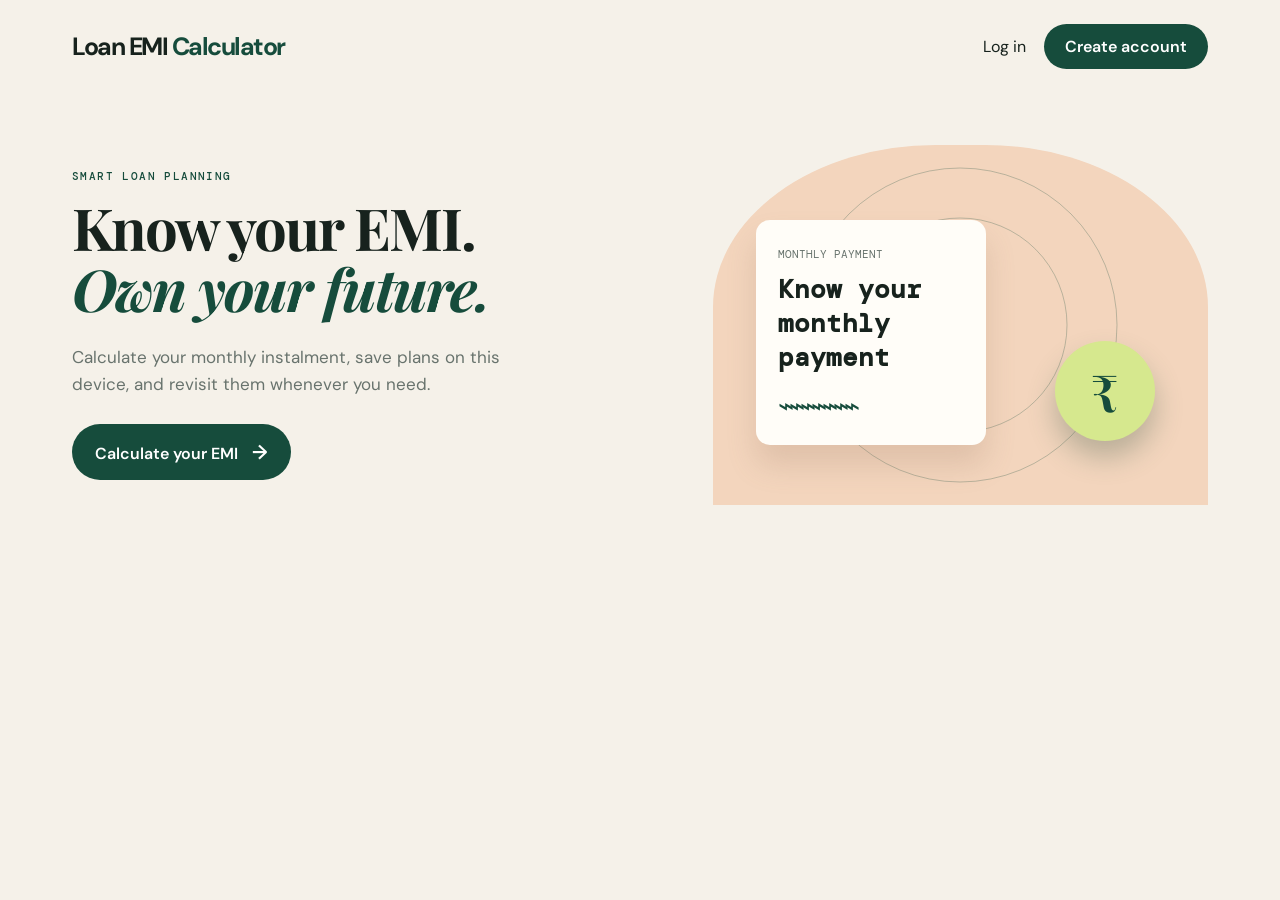
<file: index.html>
<!doctype html>
<html lang="en">
<head>
  <meta charset="utf-8">
  <meta name="viewport" content="width=device-width, initial-scale=1">
  <meta name="description" content="A simple Indian loan EMI calculator with saved plans.">
  <title>Loan EMI Calculator</title>
  <link rel="stylesheet" href="./style.css">
</head>
<body>
  <main>
    <nav>
      <a class="brand" href="#" id="brandLink">Loan EMI <span>Calculator</span></a>
      <div id="nav-actions"><button class="link" id="loginButton">Log in</button><button class="pill" id="signupButton">Create account</button></div>
    </nav>
    <section id="landing" class="hero">
      <div><p class="eyebrow">SMART LOAN PLANNING</p><h1>Know your EMI.<br><em>Own your future.</em></h1><p class="intro">Calculate your monthly instalment, save plans on this device, and revisit them whenever you need.</p><button class="pill large" id="landingCta">Calculate your EMI <span>&rarr;</span></button></div>
      <div class="hero-art"><div class="orbit o1"></div><div class="orbit o2"></div><div class="card-mini"><small>MONTHLY PAYMENT</small><strong>Know your<br>monthly payment</strong><div class="spark">⌁⌁⌁⌁⌁⌁⌁</div></div><div class="coin">₹</div></div>
    </section>
    <div id="appView" class="hidden">
      <section id="calculator" class="calc-wrap">
        <div class="form-panel"><p class="eyebrow">LOAN CALCULATOR</p><h2>Build your repayment plan</h2>
          <label>Loan amount <output id="amountOut">₹25,00,000</output></label><input id="amount" type="range" min="100000" max="10000000" step="50000" value="2500000"><div class="range-ends"><span>₹1 lakh</span><span>₹1 crore</span></div>
          <label>Interest rate <output id="rateOut">8.5%</output></label><input id="rate" type="range" min="1" max="25" step="0.1" value="8.5"><div class="range-ends"><span>1%</span><span>25%</span></div>
          <label>Loan tenure <output id="tenureOut">10 years</output></label><input id="tenure" type="range" min="1" max="30" value="10"><div class="range-ends"><span>1 year</span><span>30 years</span></div>
          <div class="save-row"><input id="loanName" maxlength="60" placeholder="Name this plan (optional)"><button class="pill" id="saveBtn">Save plan</button></div>
        </div>
        <div class="result-panel"><p class="eyebrow">YOUR ESTIMATE</p><p class="result-label">Monthly EMI</p><div class="emi" id="emi">₹0</div><p class="result-note">for <span id="months">120</span> monthly payments</p><div class="breakdown"><div><span>Principal amount</span><b id="principal">₹0</b></div><div><span>Total interest</span><b id="interest">₹0</b></div><div><span>Total payment</span><b id="total">₹0</b></div></div><div class="bar"><i id="principalBar"></i></div><div class="legend"><span><i></i> Principal</span><span><i></i> Interest</span></div></div>
      </section>
      <section id="historyView" class="history hidden"><div><p class="eyebrow">SAVED PLANS</p><h2>Your calculation history</h2></div><div id="historyList" class="history-list"></div></section>
    </div>
  </main>
  <div id="modal" class="modal hidden"><div class="modal-box"><button class="close" id="closeModal" aria-label="Close">×</button><p class="eyebrow" id="modalLabel">WELCOME</p><h2 id="modalTitle">Continue to Loan EMI Calculator</h2><form id="authForm"><div id="nameGroup" class="hidden"><label>Your name<input id="authName" autocomplete="name" placeholder="Aarav Sharma"></label></div><label>Email address<input id="authEmail" type="email" autocomplete="email" placeholder="you@example.com" required></label><label>Password<input id="authPassword" type="password" autocomplete="current-password" placeholder="At least 6 characters" required></label><button class="pill full" type="submit">Continue</button></form><p id="switchText"></p><p id="authError" class="error"></p></div></div>
  <script src="./app.js"></script>
</body>
</html>
</file>
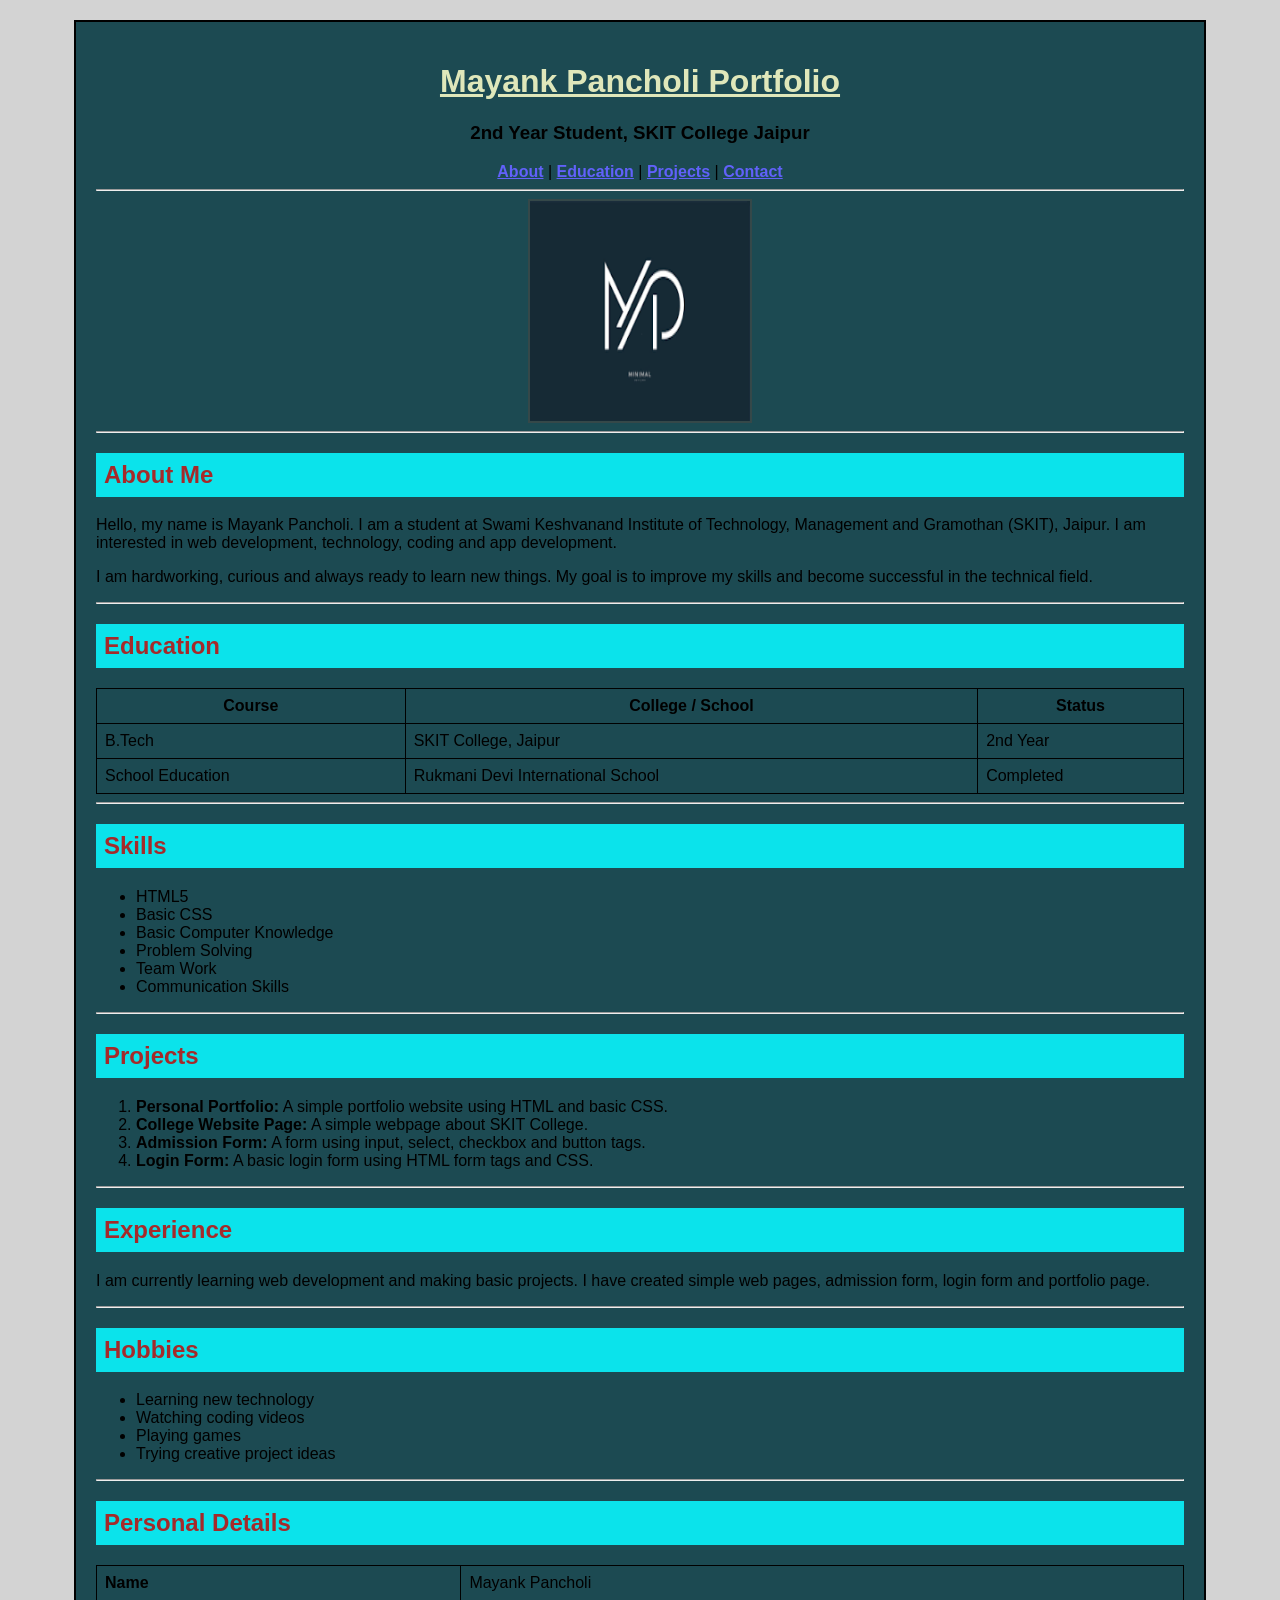
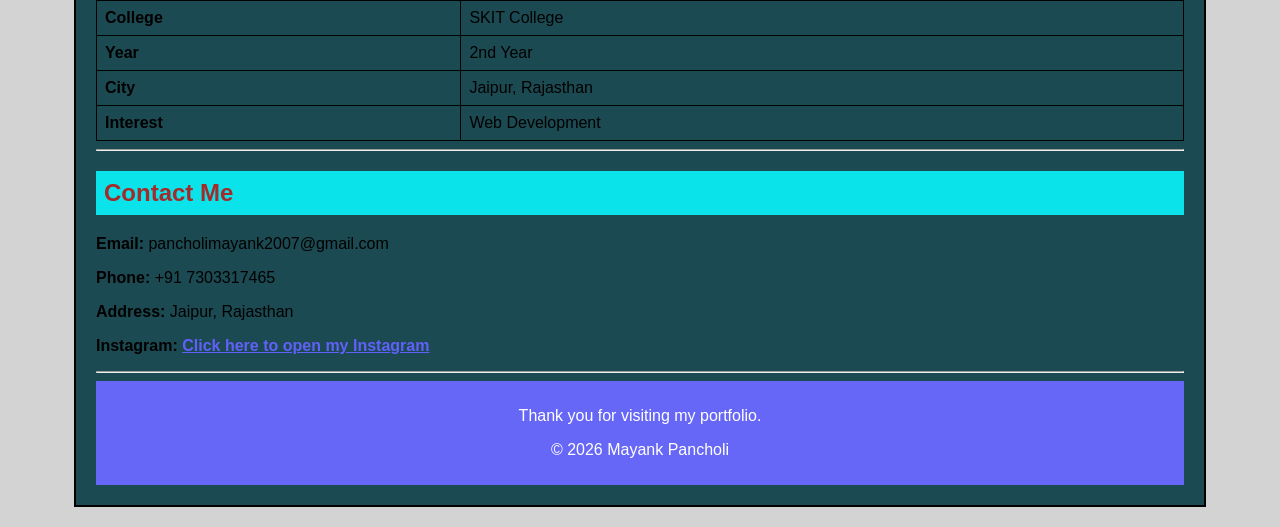
<file: 25ESKCS199/index.html>
<!DOCTYPE html>
<html lang="en">
<head>
    <meta charset="UTF-8">
    <meta name="viewport" content="width=device-width, initial-scale=1.0">
    <title>Mayank Pancholi Portfolio</title>
    <style>
        body{
            background-color: lightgray;
            font-family: Arial;
            margin: 0;
        }
        .container{
            width: 85%;
            background-color: rgb(28, 74, 82);
            margin: 20px auto;
            padding: 20px;
            border: 2px solid black;
        }
        h1{
            color: rgb(223, 231, 186);
            text-align: center;
        }
        h2{
            color: brown;
            background-color: #0be3eb;
            padding: 8px;
        }
        p, li, td, th{
            font-size: 16px;
        }
        img{
            display: block;
            margin-left: auto;
            margin-right: auto;
            width: 220px;
            height: 220px;
            border: 2px solid rgb(53, 72, 73);
        }
        table{
            width: 100%;
            border-collapse: collapse;
        }
        th, td{
            border: 1px solid black;
            padding: 8px;
        }
        a{
            color: rgb(97, 97, 250);
            font-weight: bold;
        }
        footer{
            text-align: center;
            background-color: rgb(103, 103, 247);
            color: white;
            padding: 10px;
        }
    </style>
</head>
<body>
    <div class="container">
        <header>
            <h1><u>Mayank Pancholi Portfolio</u></h1>
            <center>
                <h3>2nd Year Student, SKIT College Jaipur</h3>
                <a href="#about">About</a> |
                <a href="#education">Education</a> |
                <a href="#projects">Projects</a> |
                <a href="#contact">Contact</a>
            </center>
        </header>

        <hr>

        <img src="logo.jpg" alt="M p logo ">

        <hr>

        <main>
            <section id="about">
                <h2>About Me</h2>
                <p>
                    Hello, my name is Mayank Pancholi. I am a student at Swami Keshvanand
                    Institute of Technology, Management and Gramothan (SKIT), Jaipur.
                    I am interested in web development, technology, coding and app development.
                </p>
                <p>
                    I am hardworking, curious and always ready to learn new things. My goal is
                    to improve my skills and become successful in the technical field.
                </p>
            </section>

            <hr>

            <section id="education">
                <h2>Education</h2>
                <table>
                    <tr>
                        <th>Course</th>
                        <th>College / School</th>
                        <th>Status</th>
                    </tr>
                    <tr>
                        <td>B.Tech</td>
                        <td>SKIT College, Jaipur</td>
                        <td>2nd Year</td>
                    </tr>
                    <tr>
                        <td>School Education</td>
                        <td>Rukmani Devi International School</td>
                        <td>Completed</td>
                    </tr>
                </table>
            </section>

            <hr>

            <section>
                <h2>Skills</h2>
                <ul>
                    <li>HTML5</li>
                    <li>Basic CSS</li>
                    <li>Basic Computer Knowledge</li>
                    <li>Problem Solving</li>
                    <li>Team Work</li>
                    <li>Communication Skills</li>
                </ul>
            </section>

            <hr>

            <section id="projects">
                <h2>Projects</h2>
                <ol>
                    <li><b>Personal Portfolio:</b> A simple portfolio website using HTML and basic CSS.</li>
                    <li><b>College Website Page:</b> A simple webpage about SKIT College.</li>
                    <li><b>Admission Form:</b> A form using input, select, checkbox and button tags.</li>
                    <li><b>Login Form:</b> A basic login form using HTML form tags and CSS.</li>
                </ol>
            </section>

            <hr>

            <section>
                <h2>Experience</h2>
                <p>
                    I am currently learning web development and making basic projects.
                    I have created simple web pages, admission form, login form and portfolio page.
                </p>
            </section>

            <hr>

            <section>
                <h2>Hobbies</h2>
                <ul>
                    <li>Learning new technology</li>
                    <li>Watching coding videos</li>
                    <li>Playing games</li>
                    <li>Trying creative project ideas</li>
                </ul>
            </section>

            <hr>

            <section>
                <h2>Personal Details</h2>
                <table>
                    <tr>
                        <td><b>Name</b></td>
                        <td>Mayank Pancholi</td>
                    </tr>
                    <tr>
                        <td><b>College</b></td>
                        <td>SKIT College</td>
                    </tr>
                    <tr>
                        <td><b>Year</b></td>
                        <td>2nd Year</td>
                    </tr>
                    <tr>
                        <td><b>City</b></td>
                        <td>Jaipur, Rajasthan</td>
                    </tr>
                    <tr>
                        <td><b>Interest</b></td>
                        <td>Web Development</td>
                    </tr>
                </table>
            </section>

            <hr>

            <section id="contact">
                <h2>Contact Me</h2>
                <p><b>Email:</b> pancholimayank2007@gmail.com</p>
                <p><b>Phone:</b> +91 7303317465</p>
                <p><b>Address:</b> Jaipur, Rajasthan</p>
                <p>
                    <b>Instagram:</b>
                    <a href="https://www.instagram.com/pancholimayank07?igsh=Njh5bTFhYXYzNWN5" target="_blank">
                        Click here to open my Instagram
                    </a>
                </p>
            </section>
        </main>

        <hr>

        <footer>
            <p>Thank you for visiting my portfolio.</p>
            <p>&copy; 2026 Mayank Pancholi</p>
        </footer>
    </div>
</body>
</html>
</file>
<file: style.css>
@import url('https://fonts.googleapis.com/css2?family=DM+Mono&family=DM+Sans:opsz,wght@9..40,400;9..40,500;9..40,600;9..40,700&family=Playfair+Display:ital,wght@0,600;0,700;1,600&display=swap');
:root{--ink:#17221d;--forest:#164c3c;--cream:#f5f1e9;--peach:#f3d5bd;--lime:#d6e88e;--muted:#68736d}*{box-sizing:border-box}body{margin:0;background:var(--cream);color:var(--ink);font-family:'DM Sans',sans-serif}main{max-width:1200px;margin:auto;padding:0 32px}nav{height:92px;display:flex;align-items:center;justify-content:space-between}.brand{font-size:25px;font-weight:700;color:var(--ink);text-decoration:none;letter-spacing:-1.5px}.brand span{color:var(--forest)}button{font:inherit;cursor:pointer;border:0}.link{background:none;padding:10px 18px;color:var(--ink)}.pill{background:var(--forest);color:white;border-radius:999px;padding:12px 21px;font-weight:600}.pill:hover{background:#0e382b}.hero{min-height:465px;display:grid;grid-template-columns:1.1fr .9fr;align-items:center;gap:35px}.eyebrow{font:500 11px 'DM Mono';letter-spacing:1.4px;color:var(--forest);margin:0 0 14px}.hero h1{font:700 58px/1.05 'Playfair Display';letter-spacing:-2px;margin:0}.hero h1 em{color:var(--forest)}.intro{color:var(--muted);font-size:17px;line-height:1.6;max-width:470px;margin:25px 0}.large{padding:15px 23px}.large span{margin-left:10px;font-size:20px}.hero-art{height:360px;position:relative;overflow:hidden;border-radius:45% 45% 0 0;background:var(--peach)}.orbit{position:absolute;border:1px solid rgba(22,76,60,.26);border-radius:50%;left:50%;top:50%;transform:translate(-50%,-50%)}.o1{width:315px;height:315px}.o2{width:215px;height:215px}.card-mini{position:absolute;background:#fffdf8;border-radius:14px;padding:22px;left:43px;top:75px;width:230px;box-shadow:0 20px 30px #916e5b33}.card-mini small{font:11px 'DM Mono';color:var(--muted)}.card-mini strong{display:block;font:600 26px 'DM Mono';margin-top:9px}.spark{color:var(--forest);font-size:27px;letter-spacing:-5px;margin-top:14px}.coin{position:absolute;right:53px;bottom:64px;width:100px;height:100px;border-radius:50%;background:var(--lime);display:grid;place-items:center;font:600 51px 'Playfair Display';color:var(--forest);box-shadow:0 16px 28px #45604f55}.calc-wrap{display:grid;grid-template-columns:1.1fr .9fr;background:#fffdf8;border-radius:20px;overflow:hidden;box-shadow:0 15px 40px #36443b12;margin-top:36px}.form-panel{padding:47px 52px}.calc-wrap h2,.history h2{font:600 30px 'Playfair Display';letter-spacing:-.7px;margin:0 0 36px}.form-panel label{display:flex;justify-content:space-between;font-size:14px;margin-top:26px}.form-panel output{font:500 14px 'DM Mono';color:var(--forest)}input[type=range]{appearance:none;width:100%;height:5px;background:#dce2da;border-radius:10px;margin:18px 0 0}input[type=range]::-webkit-slider-thumb{appearance:none;width:18px;height:18px;border-radius:50%;background:var(--forest);border:3px solid white;box-shadow:0 0 0 1px var(--forest)}.range-ends{display:flex;justify-content:space-between;color:#89928d;font:10px 'DM Mono'}.save-row{display:flex;gap:9px;margin-top:35px}.save-row input{min-width:0;flex:1}.save-row .pill{white-space:nowrap}.result-panel{background:var(--forest);color:white;padding:49px 48px}.result-panel .eyebrow{color:var(--lime)}.result-label{margin:40px 0 5px;color:#c3d5cd;font-size:14px}.emi{font:600 43px 'DM Mono';letter-spacing:-2px}.result-note{font-size:12px;color:#adc1b7;margin-top:8px}.breakdown{border-top:1px solid #ffffff2d;margin-top:35px}.breakdown div{display:flex;justify-content:space-between;border-bottom:1px solid #ffffff20;padding:14px 0;font-size:13px;color:#c1d0c8}.breakdown b{color:white;font:500 13px 'DM Mono'}.bar{height:10px;background:#ffffff2a;border-radius:8px;margin-top:27px;overflow:hidden}.bar i{display:block;background:var(--lime);height:100%;border-radius:8px;width:60%}.legend{display:flex;gap:20px;font-size:11px;color:#c1d0c8;margin-top:10px}.legend i{display:inline-block;width:7px;height:7px;background:var(--lime);border-radius:50%;margin-right:4px}.legend span+span i{background:#ffffff4d}.history{padding:85px 0}.history h2{margin-bottom:24px}.history-list{display:grid;grid-template-columns:repeat(3,1fr);gap:16px}.history-card{padding:19px;background:#fffdf8;border-radius:12px;border:1px solid #e6e1d8}.history-card h3{margin:0 0 12px;font-size:16px}.history-card b{font:500 20px 'DM Mono';color:var(--forest)}.history-card p{margin:9px 0 0;color:var(--muted);font:12px 'DM Mono'}.empty{color:var(--muted);font-size:14px}.modal{position:fixed;inset:0;background:#14281e88;display:grid;place-items:center;padding:20px;z-index:10}.hidden{display:none!important}.modal-box{width:min(430px,100%);position:relative;background:#fffdf8;border-radius:18px;padding:43px}.modal-box h2{font:600 29px 'Playfair Display';margin:0 0 26px}.close{position:absolute;right:18px;top:13px;font-size:27px;background:none;color:var(--muted)}.modal label{display:block;font-size:13px;margin:15px 0}.modal input,.save-row input{width:100%;border:1px solid #d8dcd6;border-radius:8px;padding:12px;margin-top:7px;background:white;font:14px 'DM Sans'}.full{width:100%;margin-top:12px}.modal-box>p:not(.eyebrow){font-size:13px;color:var(--muted);text-align:center;margin:22px 0 0}.text-btn{background:none;color:var(--forest);font-weight:700;padding:0}.error{color:#b33737!important;min-height:18px}@media(max-width:760px){main{padding:0 20px}nav{height:75px}.hero{grid-template-columns:1fr;padding:45px 0}.hero h1{font-size:44px}.hero-art{height:270px}.calc-wrap{grid-template-columns:1fr}.form-panel,.result-panel{padding:36px 27px}.history-list{grid-template-columns:1fr}.hero-art{display:none}}
 .otp-copy{font-size:14px!important;text-align:left!important;margin:0 0 18px!important}.demo-otp{background:var(--lime);color:var(--forest)!important;border-radius:8px;padding:11px;text-align:center!important;font:600 17px 'DM Mono'!important}.resend{display:block;margin:17px auto 0}
</file>
